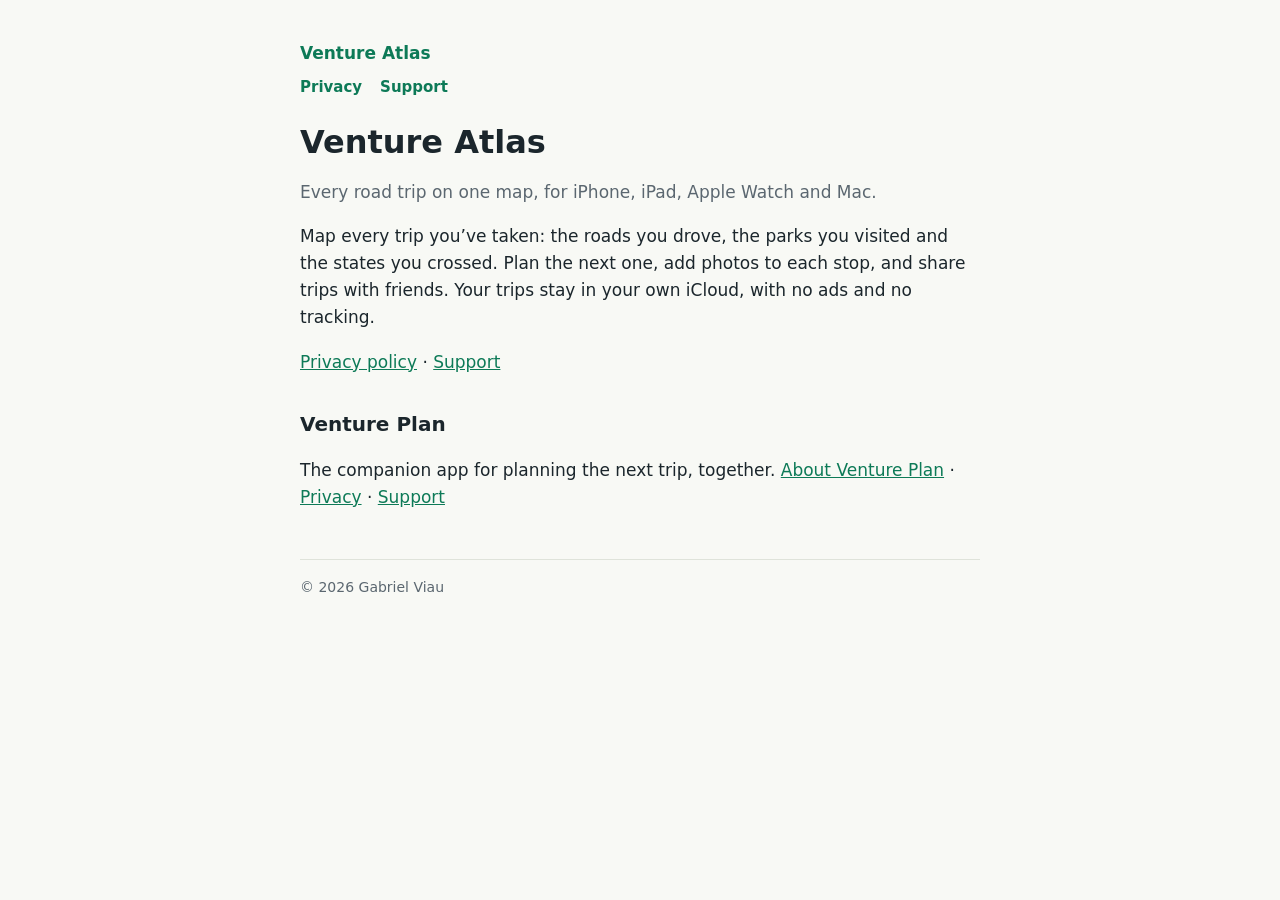
<file: index.html>
<!doctype html><html lang="en"><head><meta charset="utf-8"><meta name="viewport" content="width=device-width,initial-scale=1">
<title>Venture Atlas</title><link rel="stylesheet" href="style.css"></head><body><main>
<header><a href="./">Venture Atlas</a><nav><a href="privacy.html">Privacy</a><a href="support.html">Support</a></nav></header>
<h1>Venture Atlas</h1>
<p class="muted">Every road trip on one map, for iPhone, iPad, Apple Watch and Mac.</p>
<p>Map every trip you’ve taken: the roads you drove, the parks you visited and the states you crossed. Plan the next one, add photos to each stop, and share trips with friends. Your trips stay in your own iCloud, with no ads and no tracking.</p>
<p><a href="privacy.html">Privacy policy</a> · <a href="support.html">Support</a></p>
<h2>Venture Plan</h2>
<p>The companion app for planning the next trip, together. <a href="plan/">About Venture Plan</a> · <a href="plan/privacy.html">Privacy</a> · <a href="plan/support.html">Support</a></p>
<footer>© 2026 Gabriel Viau</footer></main></body></html>
</file>
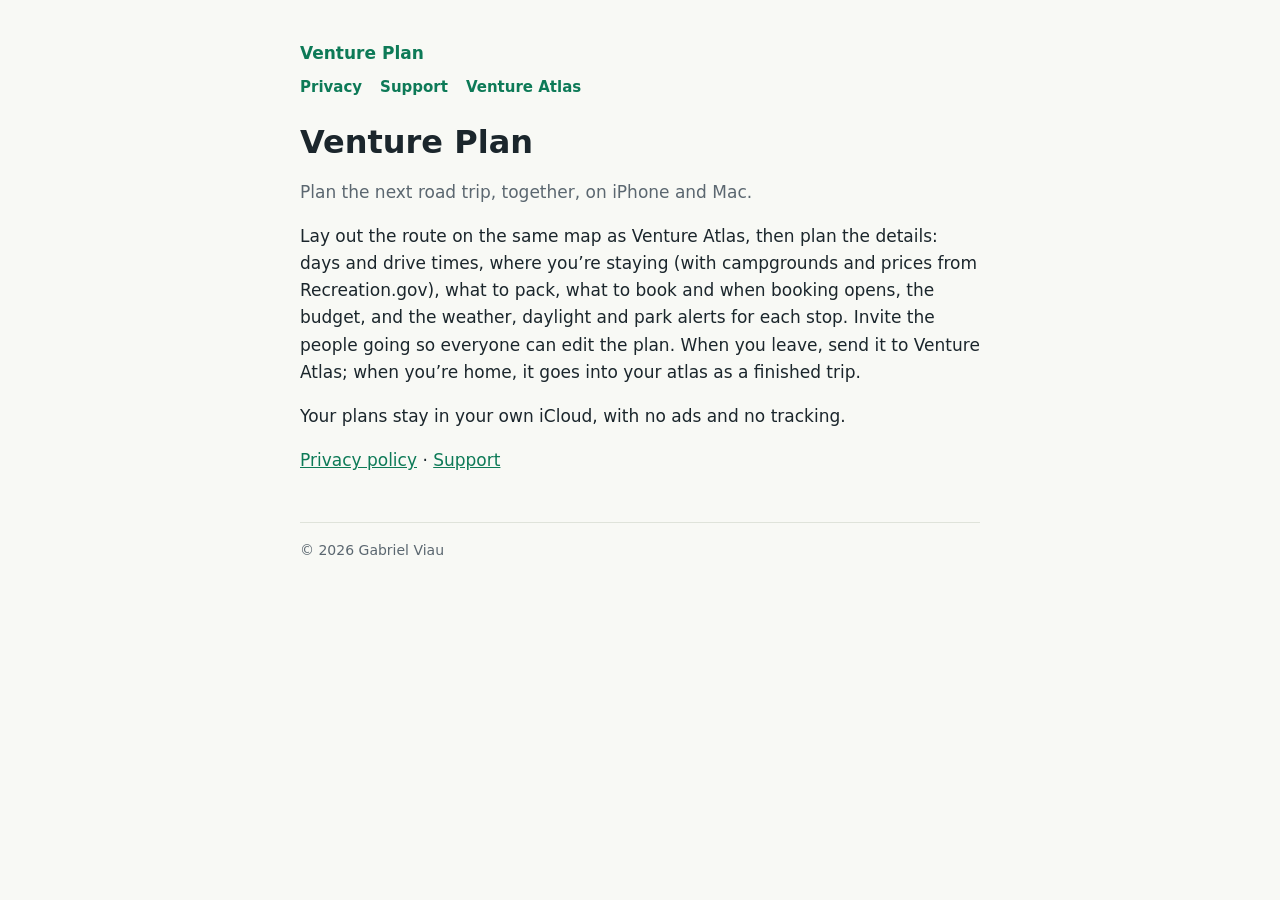
<file: plan/index.html>
<!doctype html><html lang="en"><head><meta charset="utf-8"><meta name="viewport" content="width=device-width,initial-scale=1">
<title>Venture Plan</title><link rel="stylesheet" href="../style.css"></head><body><main>
<header><a href="./">Venture Plan</a><nav><a href="privacy.html">Privacy</a><a href="support.html">Support</a><a href="../">Venture Atlas</a></nav></header>
<h1>Venture Plan</h1>
<p class="muted">Plan the next road trip, together, on iPhone and Mac.</p>
<p>Lay out the route on the same map as Venture Atlas, then plan the details: days and drive times, where you’re staying (with campgrounds and prices from Recreation.gov), what to pack, what to book and when booking opens, the budget, and the weather, daylight and park alerts for each stop. Invite the people going so everyone can edit the plan. When you leave, send it to Venture Atlas; when you’re home, it goes into your atlas as a finished trip.</p>
<p>Your plans stay in your own iCloud, with no ads and no tracking.</p>
<p><a href="privacy.html">Privacy policy</a> · <a href="support.html">Support</a></p>
<footer>© 2026 Gabriel Viau</footer></main></body></html>
</file>
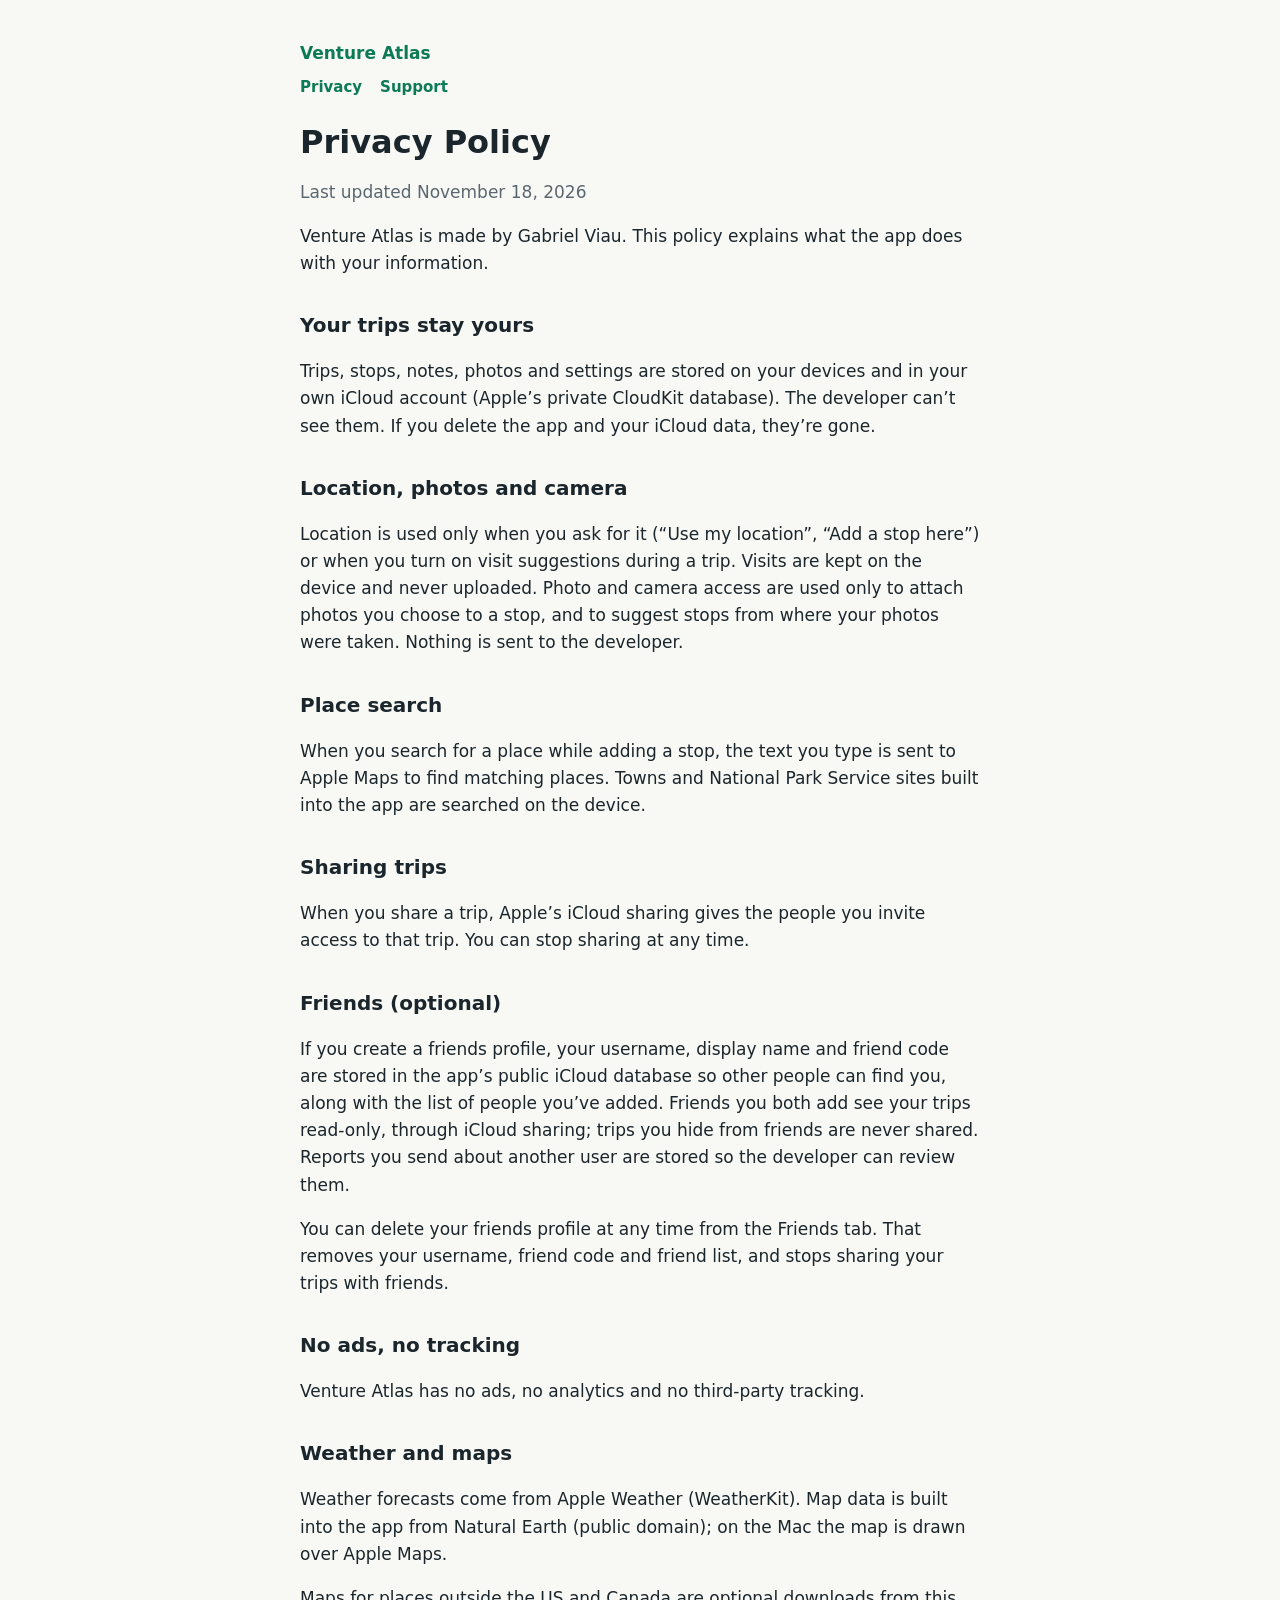
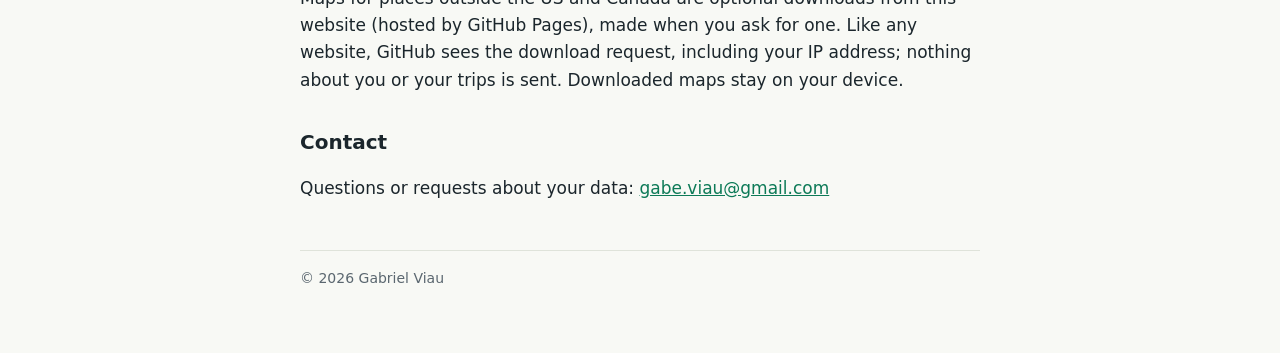
<file: privacy.html>
<!doctype html><html lang="en"><head><meta charset="utf-8"><meta name="viewport" content="width=device-width,initial-scale=1">
<title>Privacy Policy – Venture Atlas</title><link rel="stylesheet" href="style.css"></head><body><main>
<header><a href="./">Venture Atlas</a><nav><a href="privacy.html">Privacy</a><a href="support.html">Support</a></nav></header>
<h1>Privacy Policy</h1>
<p class="muted">Last updated November 18, 2026</p>
<p>Venture Atlas is made by Gabriel Viau. This policy explains what the app does with your information.</p>
<h2>Your trips stay yours</h2>
<p>Trips, stops, notes, photos and settings are stored on your devices and in your own iCloud account (Apple’s private CloudKit database). The developer can’t see them. If you delete the app and your iCloud data, they’re gone.</p>
<h2>Location, photos and camera</h2>
<p>Location is used only when you ask for it (“Use my location”, “Add a stop here”) or when you turn on visit suggestions during a trip. Visits are kept on the device and never uploaded. Photo and camera access are used only to attach photos you choose to a stop, and to suggest stops from where your photos were taken. Nothing is sent to the developer.</p>
<h2>Place search</h2>
<p>When you search for a place while adding a stop, the text you type is sent to Apple Maps to find matching places. Towns and National Park Service sites built into the app are searched on the device.</p>
<h2>Sharing trips</h2>
<p>When you share a trip, Apple’s iCloud sharing gives the people you invite access to that trip. You can stop sharing at any time.</p>
<h2>Friends (optional)</h2>
<p>If you create a friends profile, your username, display name and friend code are stored in the app’s public iCloud database so other people can find you, along with the list of people you’ve added. Friends you both add see your trips read-only, through iCloud sharing; trips you hide from friends are never shared. Reports you send about another user are stored so the developer can review them.</p>
<p>You can delete your friends profile at any time from the Friends tab. That removes your username, friend code and friend list, and stops sharing your trips with friends.</p>
<h2>No ads, no tracking</h2>
<p>Venture Atlas has no ads, no analytics and no third-party tracking.</p>
<h2>Weather and maps</h2>
<p>Weather forecasts come from Apple Weather (WeatherKit). Map data is built into the app from Natural Earth (public domain); on the Mac the map is drawn over Apple Maps.</p>
<p>Maps for places outside the US and Canada are optional downloads from this website (hosted by GitHub Pages), made when you ask for one. Like any website, GitHub sees the download request, including your IP address; nothing about you or your trips is sent. Downloaded maps stay on your device.</p>
<h2>Contact</h2>
<p>Questions or requests about your data: <a href="mailto:gabe.viau@gmail.com">gabe.viau@gmail.com</a></p>
<footer>© 2026 Gabriel Viau</footer></main></body></html>
</file>
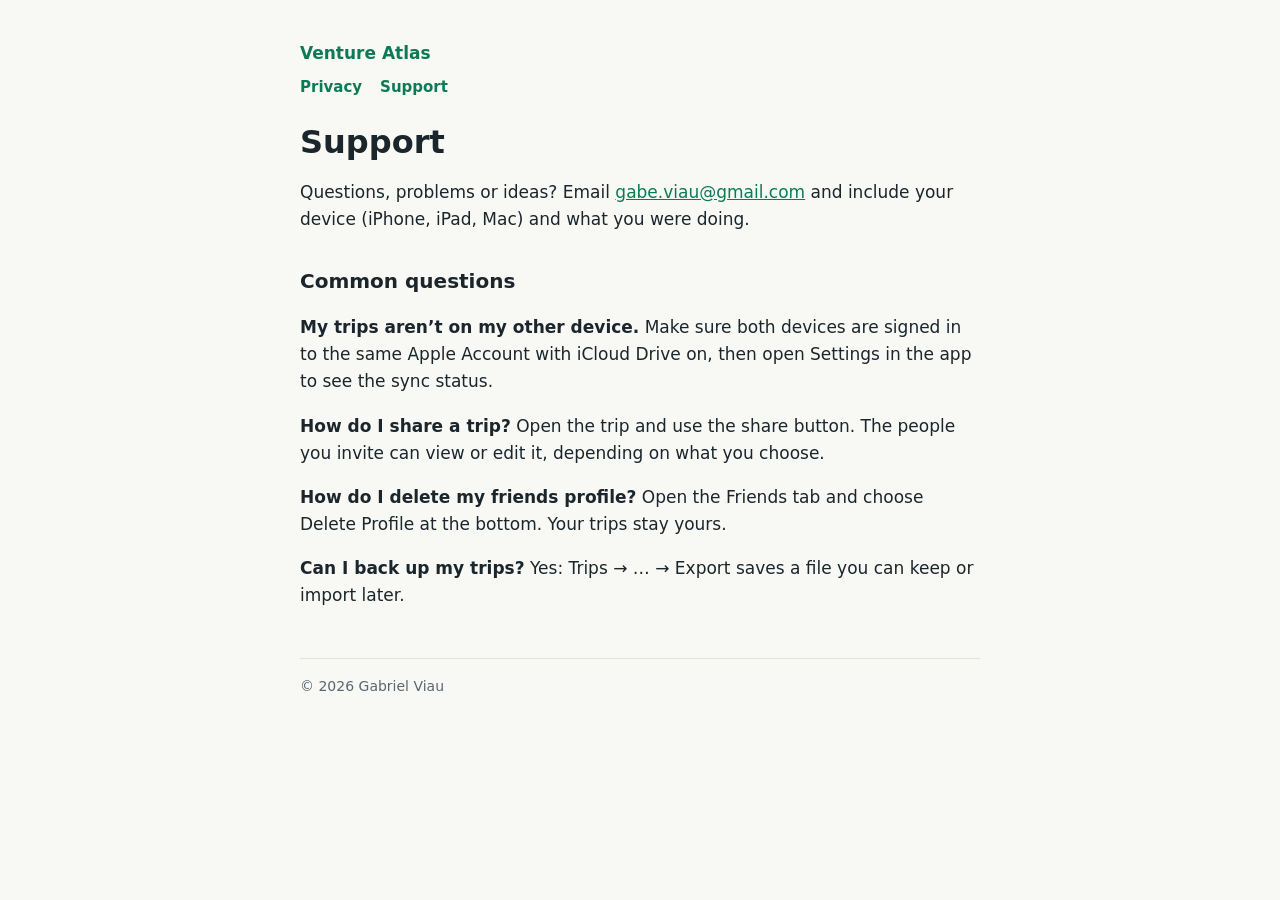
<file: support.html>
<!doctype html><html lang="en"><head><meta charset="utf-8"><meta name="viewport" content="width=device-width,initial-scale=1">
<title>Support – Venture Atlas</title><link rel="stylesheet" href="style.css"></head><body><main>
<header><a href="./">Venture Atlas</a><nav><a href="privacy.html">Privacy</a><a href="support.html">Support</a></nav></header>
<h1>Support</h1>
<p>Questions, problems or ideas? Email <a href="mailto:gabe.viau@gmail.com?subject=Venture%20Atlas">gabe.viau@gmail.com</a> and include your device (iPhone, iPad, Mac) and what you were doing.</p>
<h2>Common questions</h2>
<p><strong>My trips aren’t on my other device.</strong> Make sure both devices are signed in to the same Apple Account with iCloud Drive on, then open Settings in the app to see the sync status.</p>
<p><strong>How do I share a trip?</strong> Open the trip and use the share button. The people you invite can view or edit it, depending on what you choose.</p>
<p><strong>How do I delete my friends profile?</strong> Open the Friends tab and choose Delete Profile at the bottom. Your trips stay yours.</p>
<p><strong>Can I back up my trips?</strong> Yes: Trips → … → Export saves a file you can keep or import later.</p>
<footer>© 2026 Gabriel Viau</footer></main></body></html>
</file>
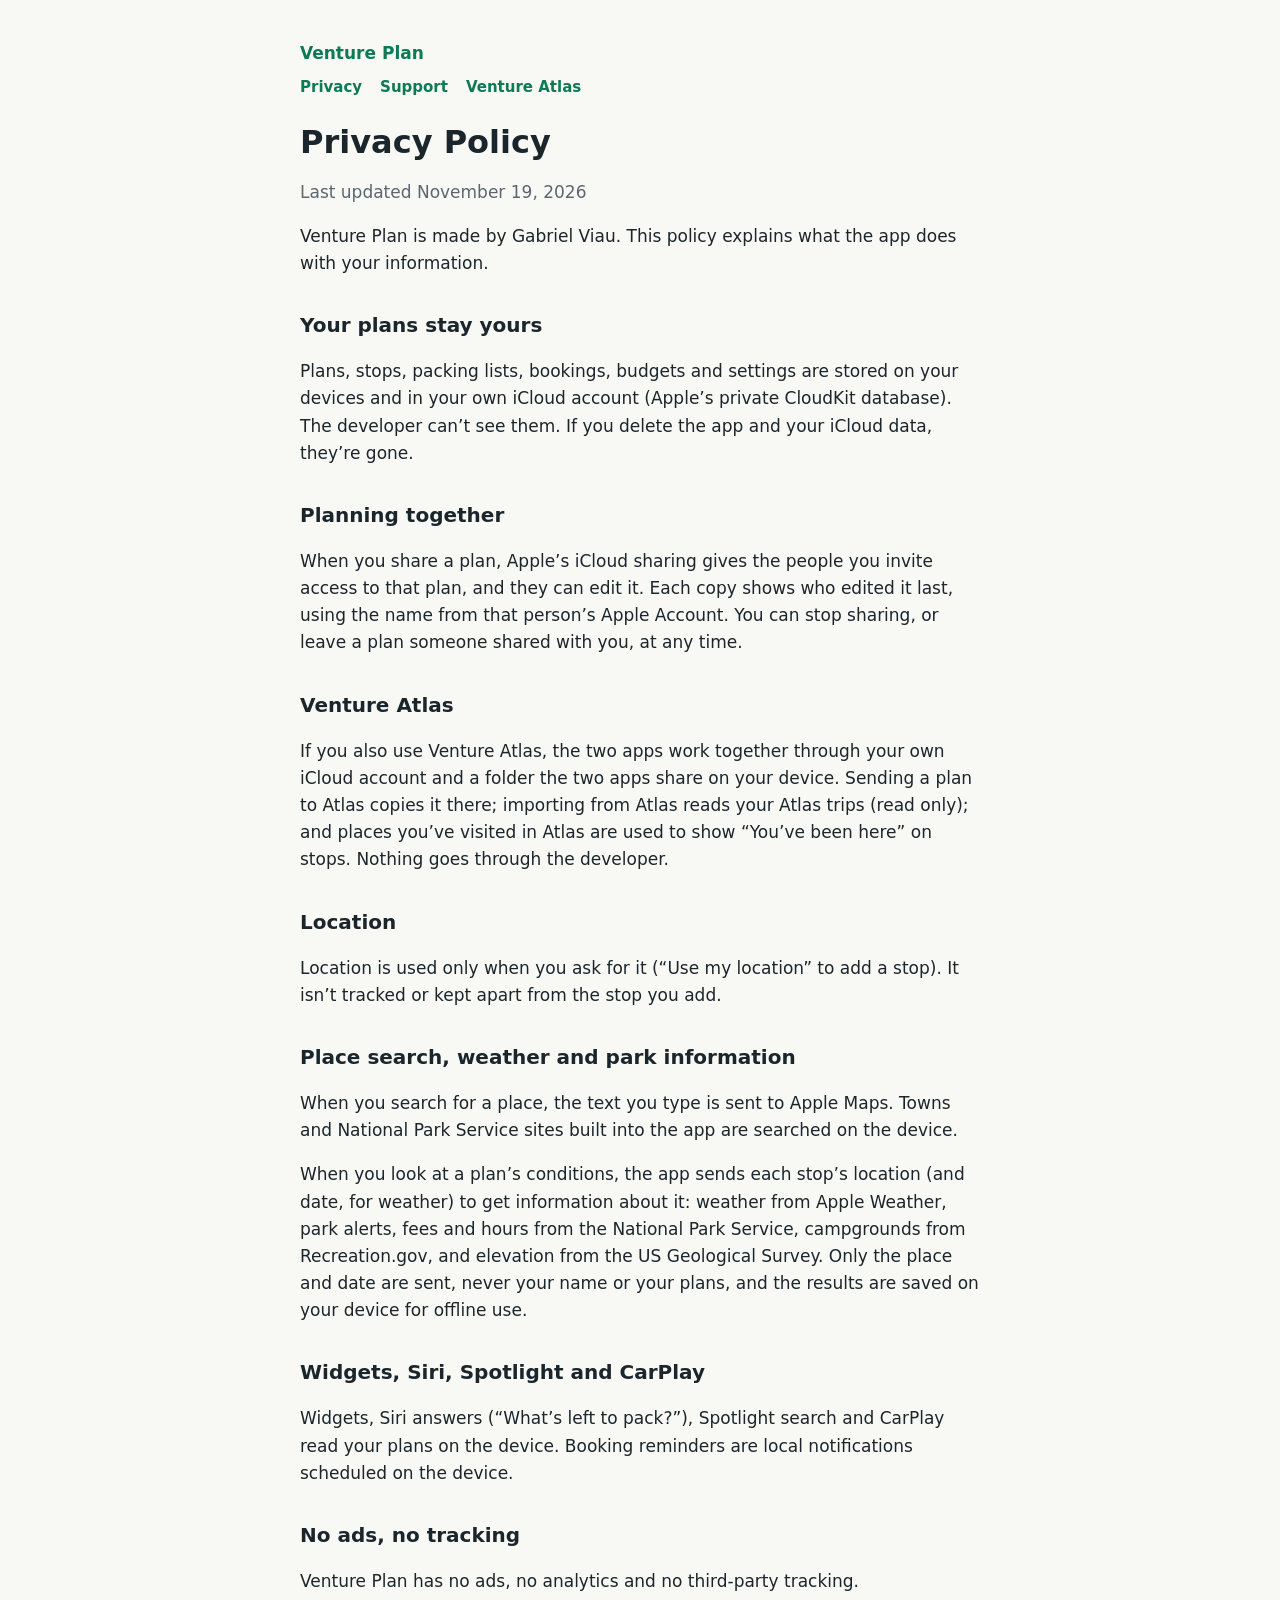
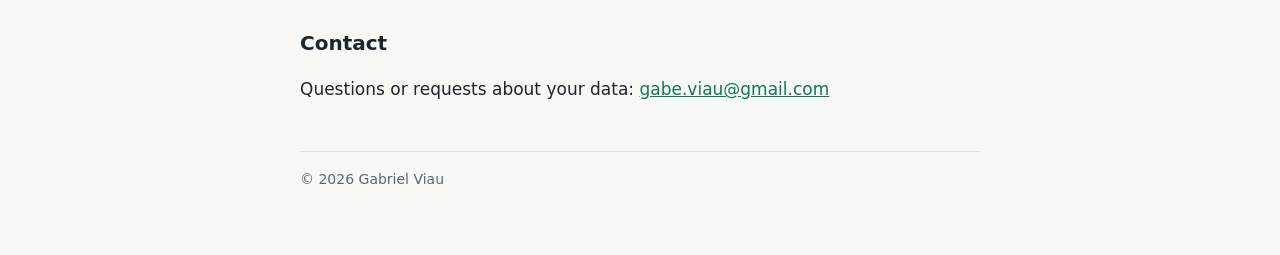
<file: plan/privacy.html>
<!doctype html><html lang="en"><head><meta charset="utf-8"><meta name="viewport" content="width=device-width,initial-scale=1">
<title>Privacy Policy – Venture Plan</title><link rel="stylesheet" href="../style.css"></head><body><main>
<header><a href="./">Venture Plan</a><nav><a href="privacy.html">Privacy</a><a href="support.html">Support</a><a href="../">Venture Atlas</a></nav></header>
<h1>Privacy Policy</h1>
<p class="muted">Last updated November 19, 2026</p>
<p>Venture Plan is made by Gabriel Viau. This policy explains what the app does with your information.</p>
<h2>Your plans stay yours</h2>
<p>Plans, stops, packing lists, bookings, budgets and settings are stored on your devices and in your own iCloud account (Apple’s private CloudKit database). The developer can’t see them. If you delete the app and your iCloud data, they’re gone.</p>
<h2>Planning together</h2>
<p>When you share a plan, Apple’s iCloud sharing gives the people you invite access to that plan, and they can edit it. Each copy shows who edited it last, using the name from that person’s Apple Account. You can stop sharing, or leave a plan someone shared with you, at any time.</p>
<h2>Venture Atlas</h2>
<p>If you also use Venture Atlas, the two apps work together through your own iCloud account and a folder the two apps share on your device. Sending a plan to Atlas copies it there; importing from Atlas reads your Atlas trips (read only); and places you’ve visited in Atlas are used to show “You’ve been here” on stops. Nothing goes through the developer.</p>
<h2>Location</h2>
<p>Location is used only when you ask for it (“Use my location” to add a stop). It isn’t tracked or kept apart from the stop you add.</p>
<h2>Place search, weather and park information</h2>
<p>When you search for a place, the text you type is sent to Apple Maps. Towns and National Park Service sites built into the app are searched on the device.</p>
<p>When you look at a plan’s conditions, the app sends each stop’s location (and date, for weather) to get information about it: weather from Apple Weather, park alerts, fees and hours from the National Park Service, campgrounds from Recreation.gov, and elevation from the US Geological Survey. Only the place and date are sent, never your name or your plans, and the results are saved on your device for offline use.</p>
<h2>Widgets, Siri, Spotlight and CarPlay</h2>
<p>Widgets, Siri answers (“What’s left to pack?”), Spotlight search and CarPlay read your plans on the device. Booking reminders are local notifications scheduled on the device.</p>
<h2>No ads, no tracking</h2>
<p>Venture Plan has no ads, no analytics and no third-party tracking.</p>
<h2>Contact</h2>
<p>Questions or requests about your data: <a href="mailto:gabe.viau@gmail.com">gabe.viau@gmail.com</a></p>
<footer>© 2026 Gabriel Viau</footer></main></body></html>
</file>
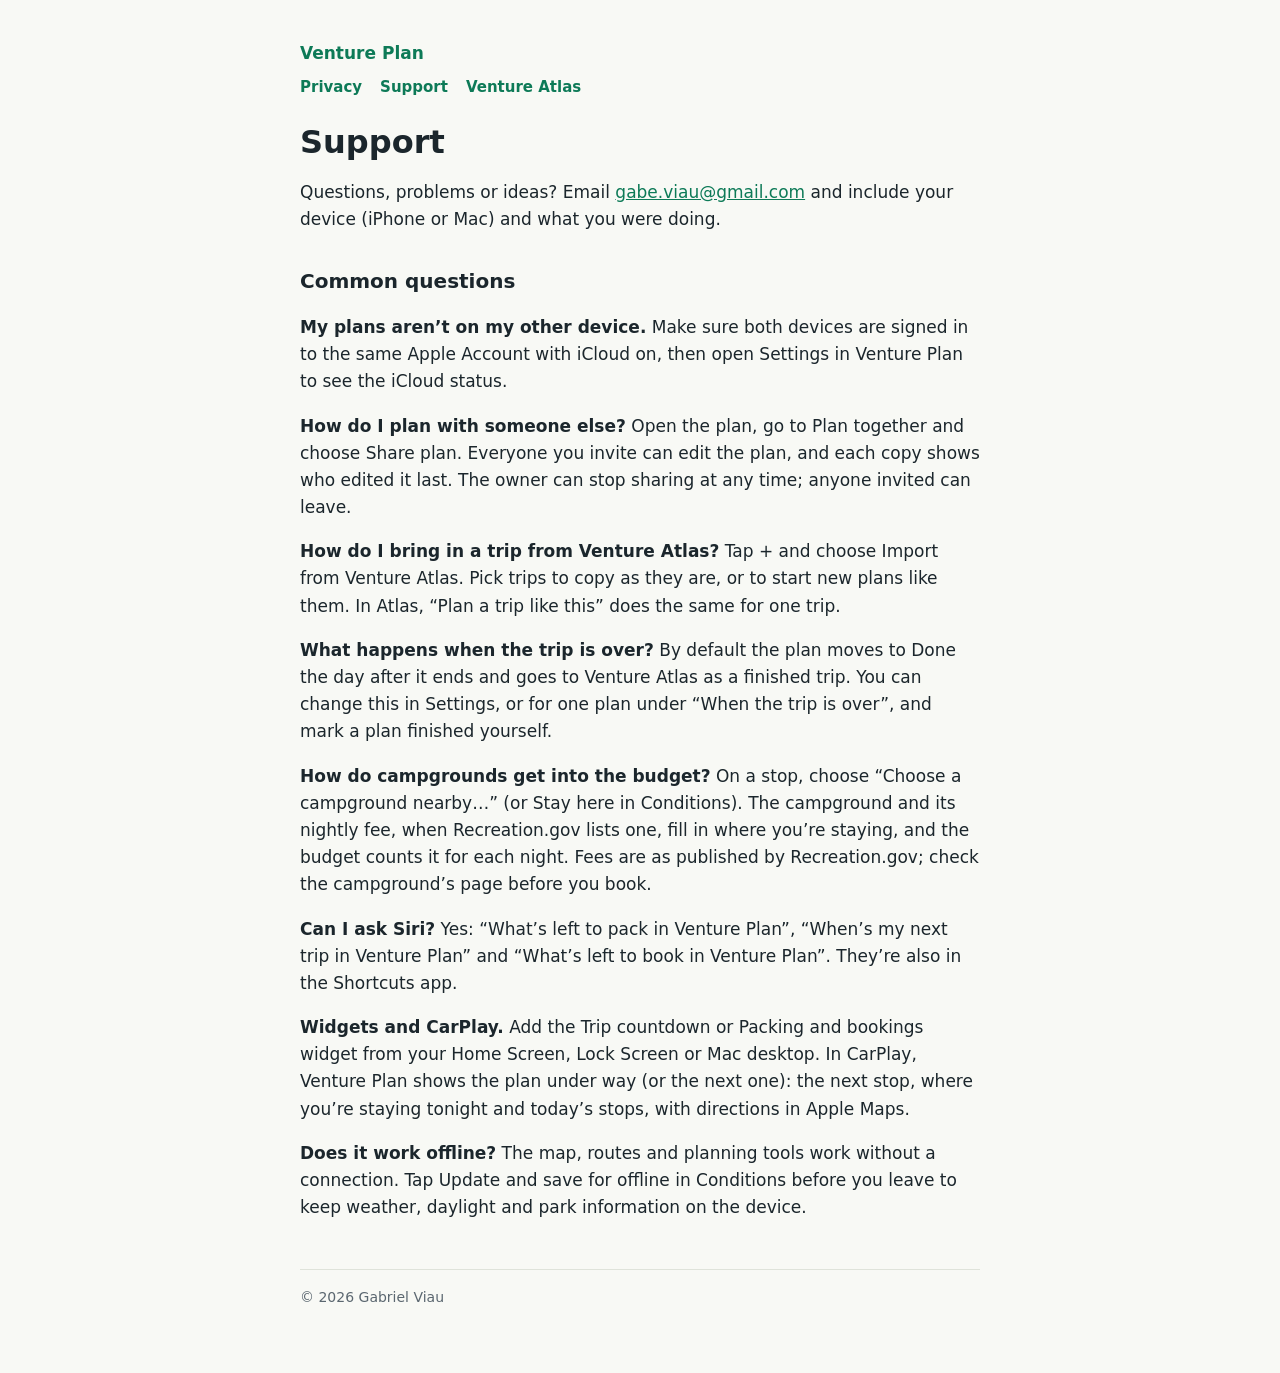
<file: plan/support.html>
<!doctype html><html lang="en"><head><meta charset="utf-8"><meta name="viewport" content="width=device-width,initial-scale=1">
<title>Support – Venture Plan</title><link rel="stylesheet" href="../style.css"></head><body><main>
<header><a href="./">Venture Plan</a><nav><a href="privacy.html">Privacy</a><a href="support.html">Support</a><a href="../">Venture Atlas</a></nav></header>
<h1>Support</h1>
<p>Questions, problems or ideas? Email <a href="mailto:gabe.viau@gmail.com?subject=Venture%20Plan">gabe.viau@gmail.com</a> and include your device (iPhone or Mac) and what you were doing.</p>
<h2>Common questions</h2>
<p><strong>My plans aren’t on my other device.</strong> Make sure both devices are signed in to the same Apple Account with iCloud on, then open Settings in Venture Plan to see the iCloud status.</p>
<p><strong>How do I plan with someone else?</strong> Open the plan, go to Plan together and choose Share plan. Everyone you invite can edit the plan, and each copy shows who edited it last. The owner can stop sharing at any time; anyone invited can leave.</p>
<p><strong>How do I bring in a trip from Venture Atlas?</strong> Tap + and choose Import from Venture Atlas. Pick trips to copy as they are, or to start new plans like them. In Atlas, “Plan a trip like this” does the same for one trip.</p>
<p><strong>What happens when the trip is over?</strong> By default the plan moves to Done the day after it ends and goes to Venture Atlas as a finished trip. You can change this in Settings, or for one plan under “When the trip is over”, and mark a plan finished yourself.</p>
<p><strong>How do campgrounds get into the budget?</strong> On a stop, choose “Choose a campground nearby…” (or Stay here in Conditions). The campground and its nightly fee, when Recreation.gov lists one, fill in where you’re staying, and the budget counts it for each night. Fees are as published by Recreation.gov; check the campground’s page before you book.</p>
<p><strong>Can I ask Siri?</strong> Yes: “What’s left to pack in Venture Plan”, “When’s my next trip in Venture Plan” and “What’s left to book in Venture Plan”. They’re also in the Shortcuts app.</p>
<p><strong>Widgets and CarPlay.</strong> Add the Trip countdown or Packing and bookings widget from your Home Screen, Lock Screen or Mac desktop. In CarPlay, Venture Plan shows the plan under way (or the next one): the next stop, where you’re staying tonight and today’s stops, with directions in Apple Maps.</p>
<p><strong>Does it work offline?</strong> The map, routes and planning tools work without a connection. Tap Update and save for offline in Conditions before you leave to keep weather, daylight and park information on the device.</p>
<footer>© 2026 Gabriel Viau</footer></main></body></html>
</file>
<file: style.css>
:root{--bg:#F8F9F5;--ink:#1B262C;--muted:#5b6770;--brand:#0D7A57;--line:#dfe3da}
@media (prefers-color-scheme:dark){:root{--bg:#121A1E;--ink:#E5ECE8;--muted:#9aa7a2;--brand:#3fb68b;--line:#2a363a}}
*{box-sizing:border-box}body{margin:0;background:var(--bg);color:var(--ink);font:17px/1.6 -apple-system,BlinkMacSystemFont,"Segoe UI",system-ui,sans-serif}
main{max-width:720px;margin:0 auto;padding:40px 20px 64px}
header a{color:var(--brand);font-weight:600;text-decoration:none}
h1{font-size:32px;line-height:1.2;margin:24px 0 4px}h2{font-size:20px;margin:32px 0 6px}
p,li{color:var(--ink)}.muted{color:var(--muted)}a{color:var(--brand)}
nav{display:flex;gap:18px;margin-top:8px;font-size:15px}footer{margin-top:48px;padding-top:16px;border-top:1px solid var(--line);font-size:14px;color:var(--muted)}
</file>
